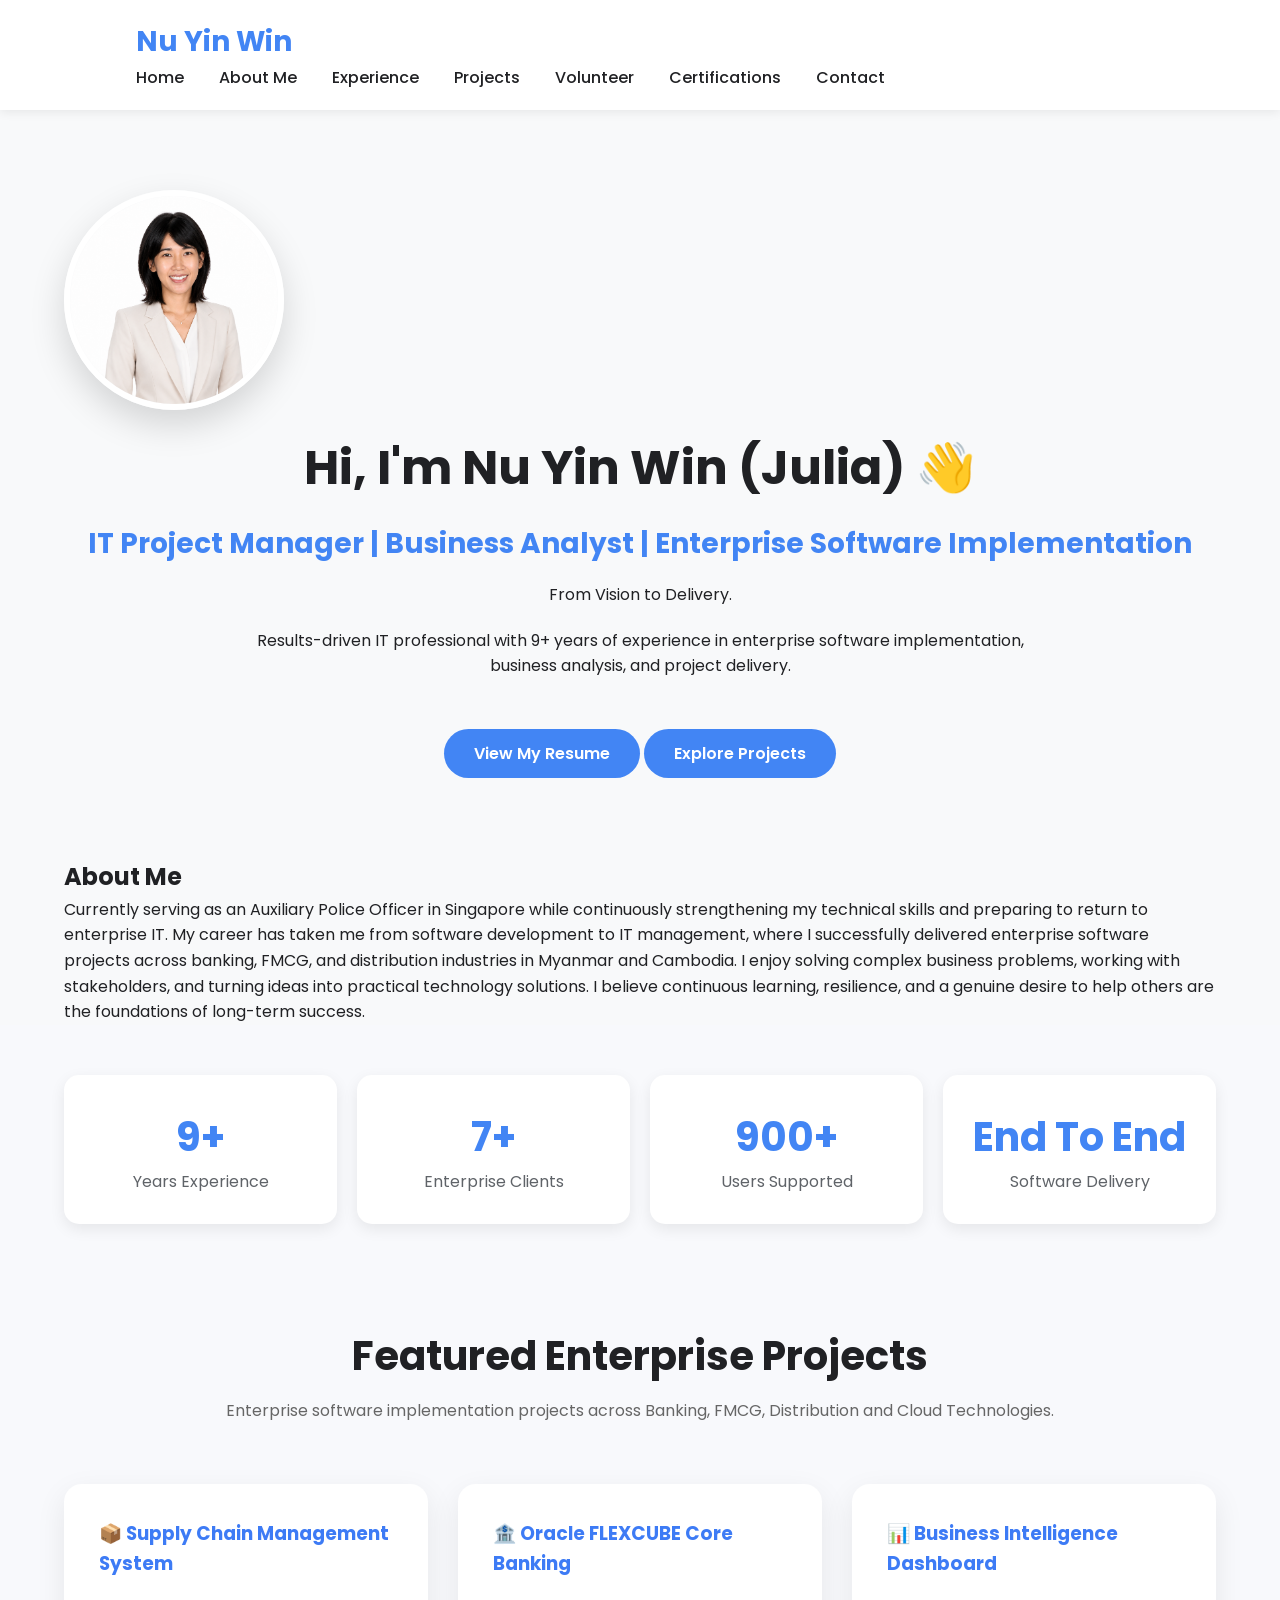
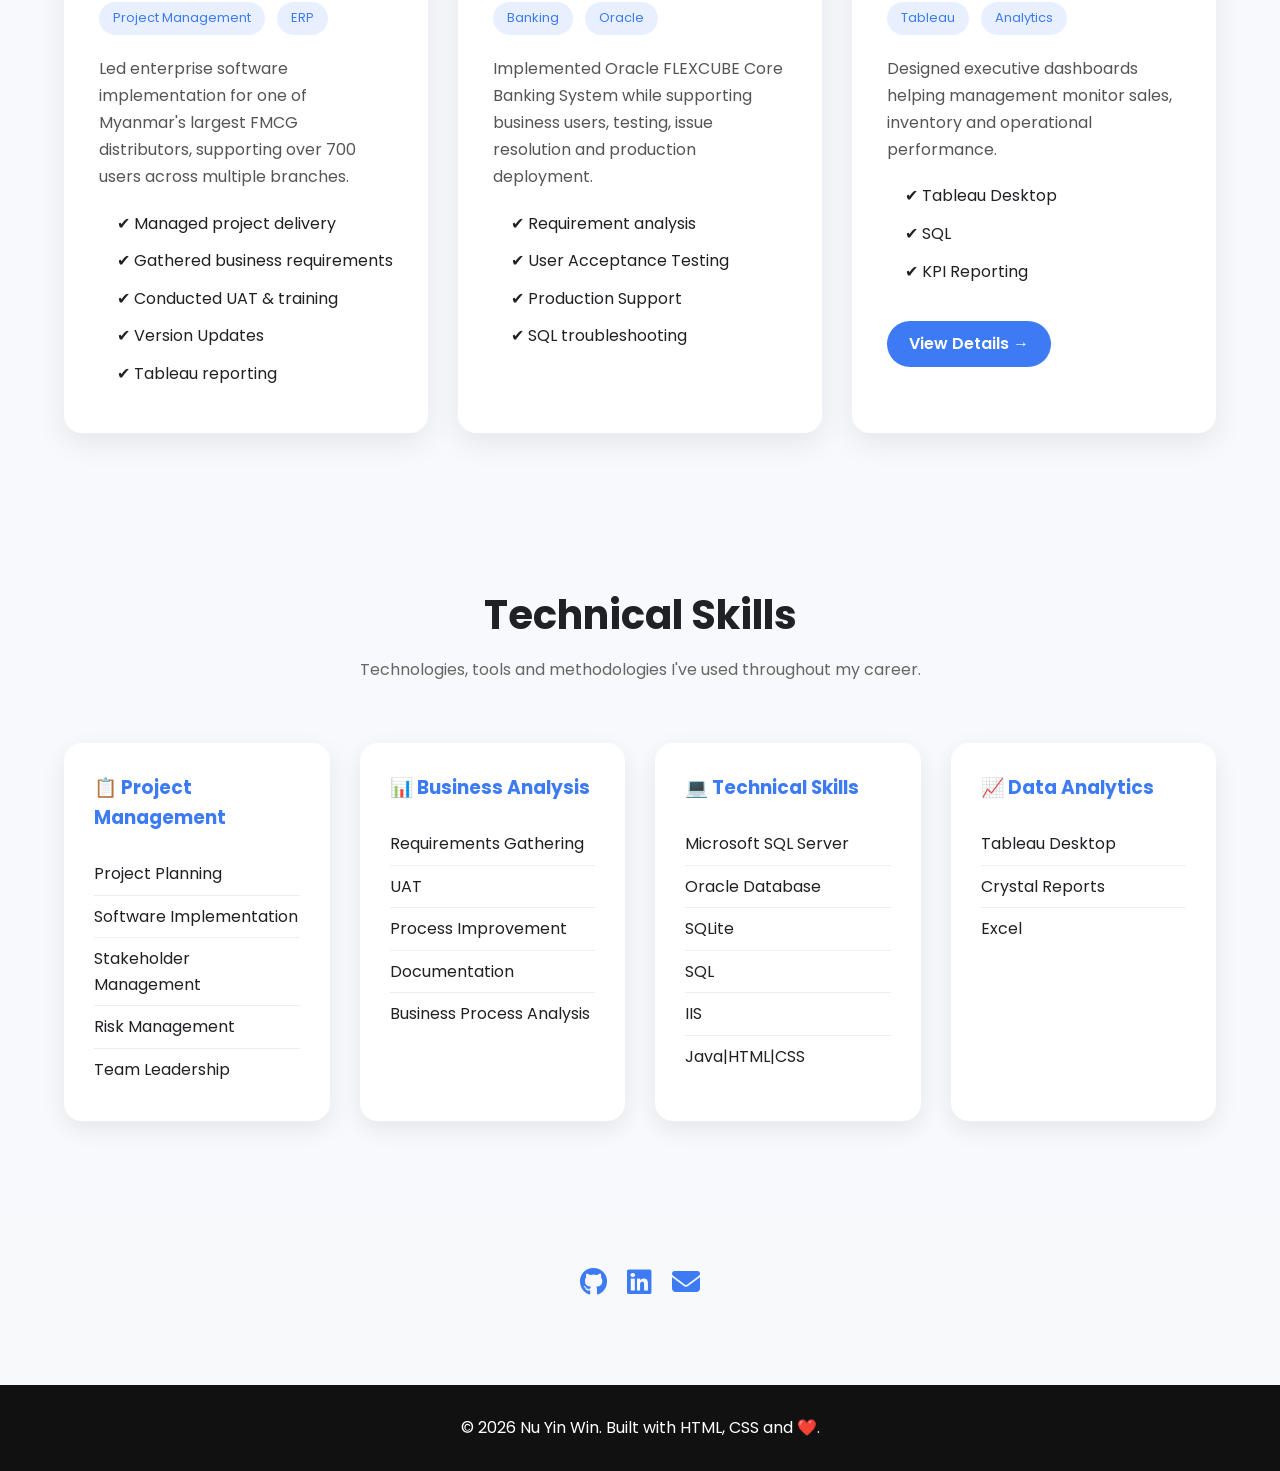
<file: index.html>
<!DOCTYPE html>
<html lang="en">
<script src="script.js"></script>
<head>
    <meta charset="UTF-8">
    <meta name="viewport" content="width=device-width, initial-scale=1.0">
    <title>Nu Yin Win</title>

    <!-- Google Font -->
    <link href="https://fonts.googleapis.com/css2?family=Poppins:wght@300;400;500;600;700&display=swap" rel="stylesheet">

    <!-- Font Awesome -->
    <link rel="stylesheet"
        href="https://cdnjs.cloudflare.com/ajax/libs/font-awesome/6.6.0/css/all.min.css">

    <!-- CSS -->
    <link rel="stylesheet" href="css/style.css">
</head>

<body>
   
    
    <!-- Navigation -->
    <nav>
        <div class="container">
        <div class="logo">
            Nu Yin Win
        </div>
    
        <ul>
    
            <li><a href="index.html">Home</a></li>
    
            <li><a href="about.html">About Me</a></li>
    
            <li><a href="experience.html">Experience</a></li>
    
            <li><a href="projects.html">Projects</a></li>

            <li><a href="volunteer.html">Volunteer</a></li>
    
            <li><a href="certifications.html">Certifications</a></li>
    
            <li><a href="contact.html">Contact</a></li>
    
        </ul>
        </div>
    </nav>

    <!-- Hero -->
    <section id="hero">

    <div class="container">

    <div class="hero-content">
    
           <div class="profile-image">

            <img src="images/profile3.png" alt="Nu Yin Win">
            
            </div>
    
            <h1>Hi, I'm Nu Yin Win (Julia) 👋</h1>
    
            <h2>IT Project Manager | Business Analyst | Enterprise Software Implementation</h2>
    
           <p class="tagline">
            From Vision to Delivery.
            </p>
            
            <p class="description">
            Results-driven IT professional with 9+ years of experience in enterprise software implementation, business analysis, and project delivery. 
            
            </p>
    
            <a class="btn"
               href="documents/nuyinwinResume.pdf"
               target="_blank"
               download>
               View My Resume
            </a>
            
            <a class="btn secondary" href="#projects">
            Explore Projects
            </a>
    
        </div>

    </div>
    
    </section>

    <!-- About -->
    <section id="about">
        <div class="container">

        <h2>About Me</h2>
        
        <p>
        Currently serving as an Auxiliary Police Officer in Singapore while continuously strengthening my technical skills and preparing to return to enterprise IT.
        My career has taken me from software development to IT management, where I successfully delivered enterprise software projects across banking, FMCG, and distribution industries in Myanmar and Cambodia.

        I enjoy solving complex business problems, working with stakeholders, and turning ideas into practical technology solutions. I believe continuous learning, resilience, and a genuine desire to help others are the foundations of long-term success.  
        
        </p>
        
        </div>
    </section>

    <section class="stats">

        <div class="container">
        
            <div class="stat">
                <h2>9+</h2>
                <p>Years Experience</p>
            </div>
        
            <div class="stat">
                <h2>7+</h2>
                <p>Enterprise Clients</p>
            </div>
        
            <div class="stat">
                <h2>900+</h2>
                <p>Users Supported</p>
            </div>
        
            <div class="stat">
                <h2>End To End</h2>
                <p>Software Delivery</p>
            </div>
        
        </div>
        
    </section>
            
    
    <!-- Experience -->
    <section id="experience">
        <div class="container"></div>

    </section>

    <!-- Projects -->
    <section id="projects" class="projects">

    <div class="container">

        <h2 class="section-title">Featured Enterprise Projects</h2>

        <p class="section-subtitle">
            Enterprise software implementation projects across Banking, FMCG, Distribution and Cloud Technologies.
        </p>

        <div class="project-grid">

            <!-- Project 1 -->

            <div class="project-card">

                <h3>📦 Supply Chain Management System</h3>

                <span class="tag">Project Management</span>
                <span class="tag">ERP</span>

                <p>
                    Led enterprise software implementation for one of Myanmar's largest FMCG distributors,
                    supporting over 700 users across multiple branches.
                </p>

                <ul>

                    <li>✔ Managed project delivery</li>

                    <li>✔ Gathered business requirements</li>

                    <li>✔ Conducted UAT & training</li>

                    <li>✔ Version Updates</li>

                    <li>✔ Tableau reporting</li>

                </ul>

            </div>


            <!-- Project 2 -->

            <div class="project-card">

                <h3>🏦 Oracle FLEXCUBE Core Banking</h3>

                <span class="tag">Banking</span>
                <span class="tag">Oracle</span>

                <p>
                    Implemented Oracle FLEXCUBE Core Banking System while supporting business users,
                    testing, issue resolution and production deployment.
                </p>

                <ul>

                    <li>✔ Requirement analysis</li>

                    <li>✔ User Acceptance Testing</li>

                    <li>✔ Production Support</li>

                    <li>✔ SQL troubleshooting</li>

                </ul>

            </div>


            <!-- Project 3 -->

            <div class="project-card">

                <h3>📊 Business Intelligence Dashboard</h3>

                <span class="tag">Tableau</span>
                <span class="tag">Analytics</span>

                <p>
                    Designed executive dashboards helping management monitor sales,
                    inventory and operational performance.
                </p>

                <ul>

                    <li>✔ Tableau Desktop</li>

                    <li>✔ SQL </li>

                    <li>✔ KPI Reporting</li>

                </ul>

                 <a href="#" class="project-btn">
                View Details →
                </a>

            </div>

        </div>

    </div>
   
</section>


    <!-- Skills -->
    <section id="skills" class="skills">

    <div class="container">

        <h2 class="section-title">Technical Skills</h2>

        <p class="section-subtitle">
            Technologies, tools and methodologies I've used throughout my career.
        </p>

        <div class="skills-grid">

                <div class="skill-card">
                    <h3>📋 Project Management</h3>
    
                    <ul>
                        <li>Project Planning</li>
                        <li>Software Implementation</li>
                        <li>Stakeholder Management</li>
                        <li>Risk Management</li>
                        <li>Team Leadership</li>
                    </ul>
                </div>
    
                <div class="skill-card">
                    <h3>📊 Business Analysis</h3>
    
                    <ul>
                        <li>Requirements Gathering</li>
                        <li>UAT</li>
                        <li>Process Improvement</li>
                        <li>Documentation</li>
                        <li>Business Process Analysis</li>
                    </ul>
                </div>
    
                <div class="skill-card">
                    <h3>💻 Technical Skills</h3>
    
                    <ul>
                        <li>Microsoft SQL Server</li>
                        <li>Oracle Database</li>
                        <li>SQLite</li>
                        <li>SQL</li>
                        <li>IIS</li>
                        <li>Java|HTML|CSS</li>
                    </ul>
                </div>
    
                <div class="skill-card">
                    <h3>📈 Data Analytics</h3>
    
                    <ul>
                        <li>Tableau Desktop</li>
                        <li>Crystal Reports</li>
                        <li>Excel</li>
                    </ul>
                </div>
    
            </div>
    
        </div>
    
    </section>

    <!-- Certifications -->
    <section id="certifications">
        <div class="container"></div>
    </section>

    <!-- Contact -->
    <section id="contact">
        <div class="container"></div>
    </section>

    <div class="social-links">

     <a href="https://github.com/Nu-yinwin">
        <i class="fab fa-github"></i>
    </a>

     <a href="https://www.linkedin.com/in/nu-yinwin">
        <i class="fab fa-linkedin"></i>
    </a>

   <a href="mailto:juliawin2022@gmail.com">
        <i class="fas fa-envelope"></i>
    </a>

    </div>
    
    <!-- Footer -->
    <footer>

        <div class="container">
        
        <p>
        © 2026 Nu Yin Win.
        Built with HTML, CSS and ❤️.
        </p>
        
        </div>
        
    </footer>

    <script src="js/main.js"></script>

</body>

</html>
</file>
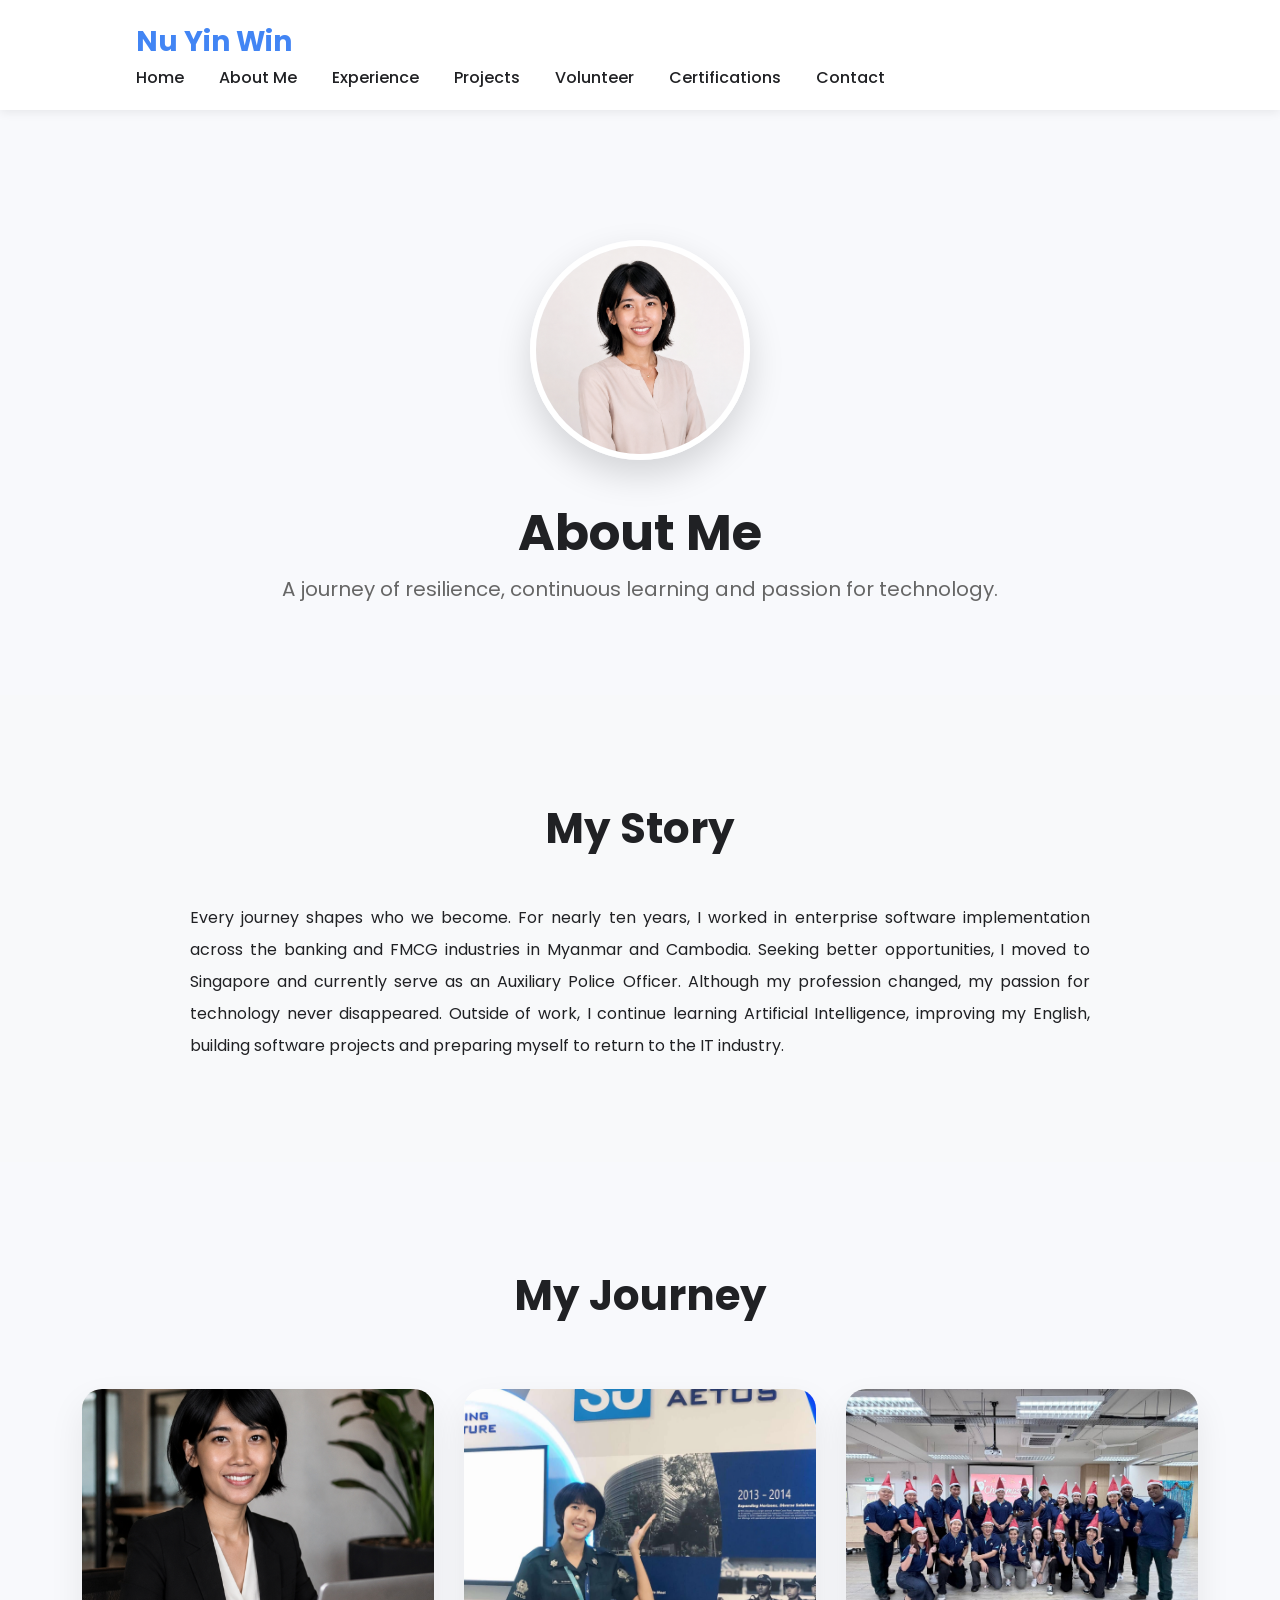
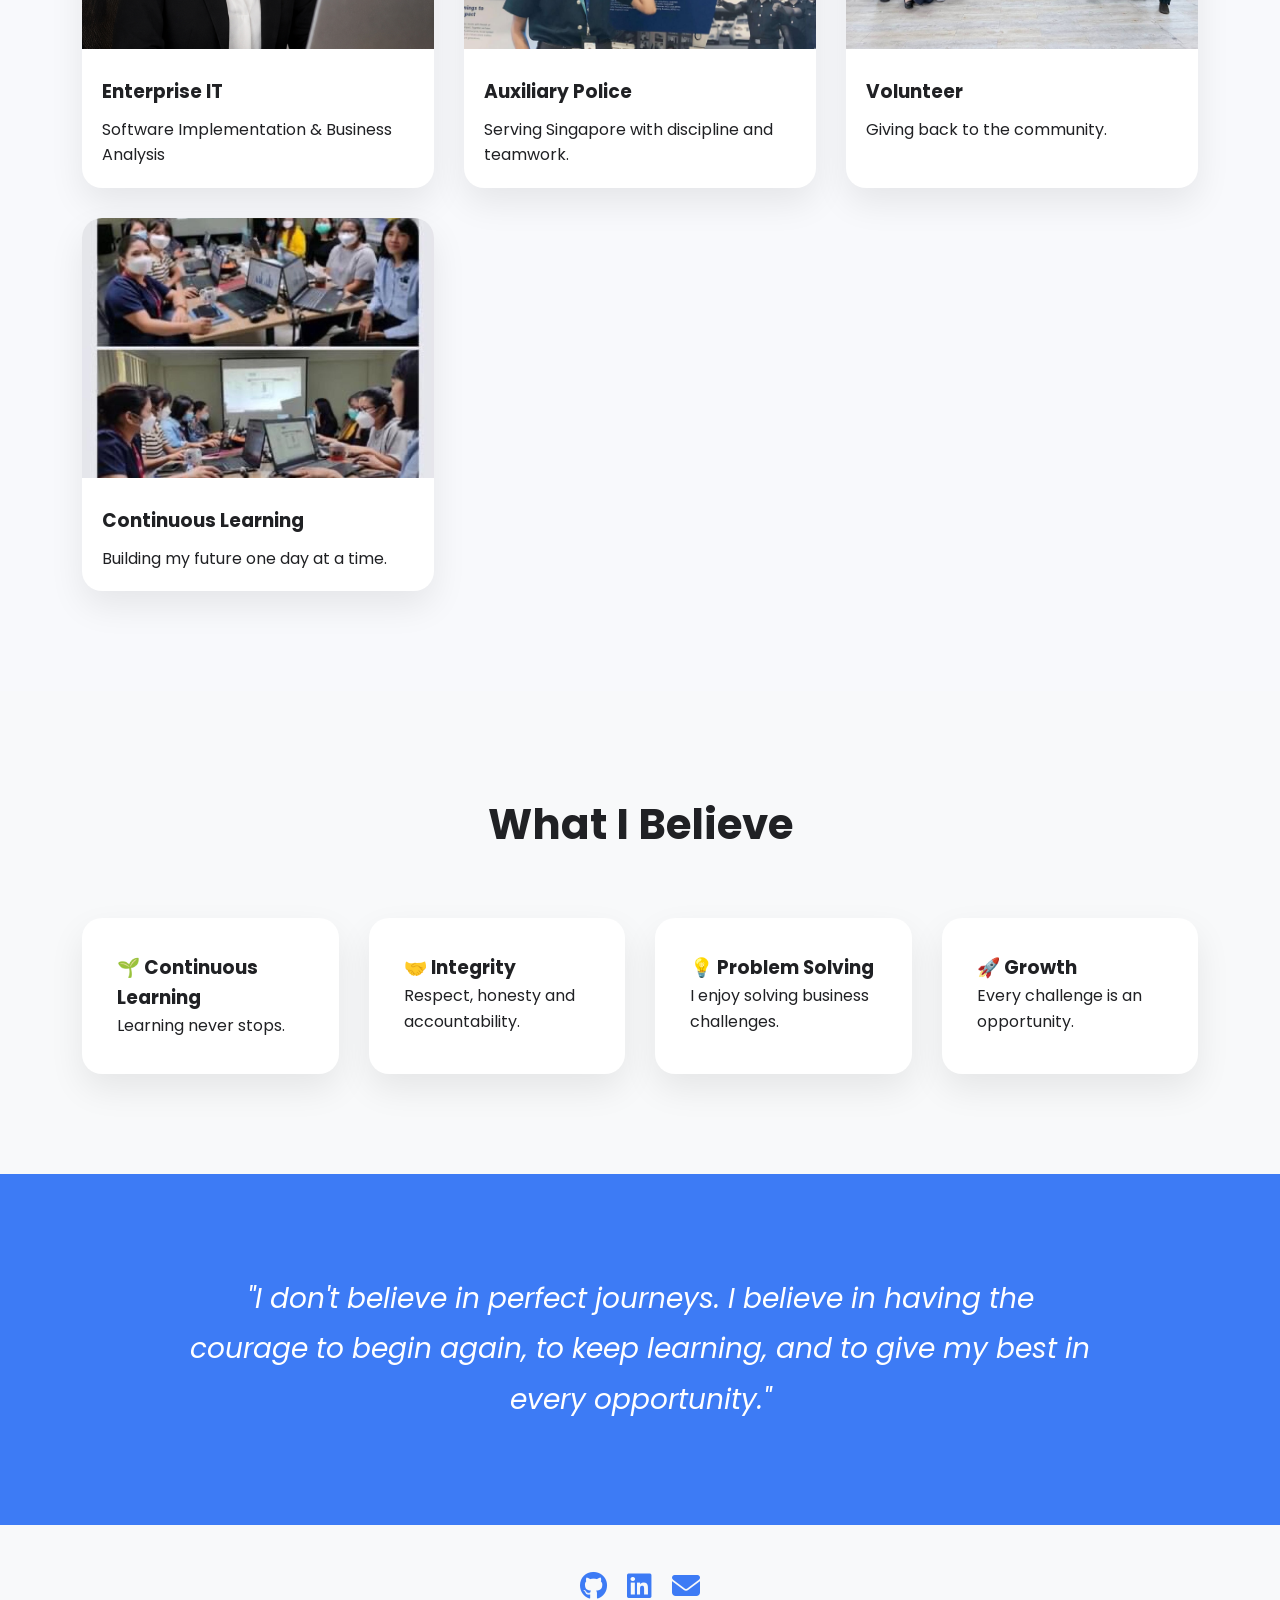
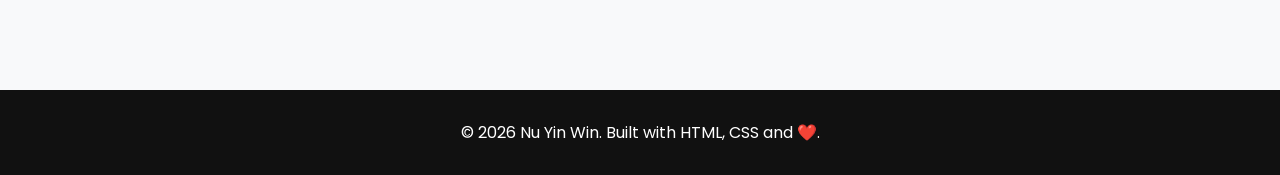
<file: about.html>
<!DOCTYPE html>
<html lang="en">

<head>
    <meta charset="UTF-8">
    <meta name="viewport" content="width=device-width, initial-scale=1.0">
    <title>Nu Yin Win</title>

    <!-- Google Font -->
    <link href="https://fonts.googleapis.com/css2?family=Poppins:wght@300;400;500;600;700&display=swap" rel="stylesheet">

    <!-- Font Awesome -->
    <link rel="stylesheet"
        href="https://cdnjs.cloudflare.com/ajax/libs/font-awesome/6.6.0/css/all.min.css">

    <!-- CSS -->
    <link rel="stylesheet" href="css/style.css">
</head>

<body>
   
    
    <!-- Navigation -->
    <nav>
        <div class="container">
        <div class="logo">
            Nu Yin Win
        </div>
    
        <ul>
    
            <li><a href="index.html">Home</a></li>
    
            <li><a href="about.html">About Me</a></li>
    
            <li><a href="experience.html">Experience</a></li>
    
            <li><a href="projects.html">Projects</a></li>

            <li><a href="volunteer.html">Volunteer</a></li>
    
            <li><a href="certifications.html">Certifications</a></li>
    
            <li><a href="contact.html">Contact</a></li>
    
        </ul>
        </div>
    </nav>

            <main>
        
            <!-- Hero -->
            <section class="about-hero">
        
                <div class="container">
        
                    <img src="images/profile6.png" class="profile-image">
        
                    <h1>About Me</h1>
        
                    <p>
                        A journey of resilience, continuous learning and passion for technology.
                    </p>
        
                </div>
        
            </section>
        
            <!-- Story -->
            <section class="about-story">
        
                <div class="container">
        
                    <h2>My Story</h2>
        
                    <p>
        
                        Every journey shapes who we become.
        
                        For nearly ten years, I worked in enterprise software implementation across the banking and FMCG industries in Myanmar and Cambodia.
        
                        Seeking better opportunities, I moved to Singapore and currently serve as an Auxiliary Police Officer.
        
                        Although my profession changed, my passion for technology never disappeared.
        
                        Outside of work, I continue learning Artificial Intelligence, improving my English, building software projects and preparing myself to return to the IT industry.
        
                    </p>
        
                </div>
        
            </section>
        
            <!-- Gallery -->
        
            <section class="gallery">
        
                <div class="container">
        
                    <h2>My Journey</h2>
        
                    <div class="gallery-grid">
        
                        <div class="gallery-card">
        
                            <img src="images/profile7.png">
        
                            <h3>Enterprise IT</h3>
        
                            <p>Software Implementation & Business Analysis</p>
        
                        </div>
        
                        <div class="gallery-card">
        
                            <img src="images/aetos2.jpg">
        
                            <h3>Auxiliary Police</h3>
        
                            <p>Serving Singapore with discipline and teamwork.</p>
        
                        </div>
        
                        <div class="gallery-card">
        
                            <img src="images/vol1.jpg">
        
                            <h3>Volunteer</h3>
        
                            <p>Giving back to the community.</p>
        
                        </div>
        
                        <div class="gallery-card">
        
                            <img src="images/aji1.jpeg">
        
                            <h3>Continuous Learning</h3>
        
                            <p>Building my future one day at a time.</p>
        
                        </div>
        
                    </div>
        
                </div>
        
            </section>
        
            <!-- Beliefs -->
        
            <section class="belief">
        
                <div class="container">
        
                    <h2>What I Believe</h2>
        
                    <div class="belief-grid">
        
                        <div class="belief-card">
        
                            <h3>🌱 Continuous Learning</h3>
        
                            <p>Learning never stops.</p>
        
                        </div>
        
                        <div class="belief-card">
        
                            <h3>🤝 Integrity</h3>
        
                            <p>Respect, honesty and accountability.</p>
        
                        </div>
        
                        <div class="belief-card">
        
                            <h3>💡 Problem Solving</h3>
        
                            <p>I enjoy solving business challenges.</p>
        
                        </div>
        
                        <div class="belief-card">
        
                            <h3>🚀 Growth</h3>
        
                            <p>Every challenge is an opportunity.</p>
        
                        </div>
        
                    </div>
        
                </div>
        
            </section>
        
            <!-- Quote -->
        
            <section class="quote-section">
        
                <div class="container">
        
                    <blockquote>
        
                        "I don't believe in perfect journeys. I believe in having the courage to begin again, to keep learning, and to give my best in every opportunity."
        
                    </blockquote>
        
                </div>
        
            </section>
        
        </main>

    





  
    <div class="social-links">

     <a href="https://github.com/Nu-yinwin">
        <i class="fab fa-github"></i>
    </a>

     <a href="https://www.linkedin.com/in/nu-yinwin">
        <i class="fab fa-linkedin"></i>
    </a>

   <a href="mailto:juliawin2022@gmail.com">
        <i class="fas fa-envelope"></i>
    </a>

    </div>
    
    <!-- Footer -->
    <footer>

        <div class="container">
        
        <p>
        © 2026 Nu Yin Win.
        Built with HTML, CSS and ❤️.
        </p>
        
        </div>
        
    </footer>

    <script src="js/main.js"></script>

</body>

</html>
</file>
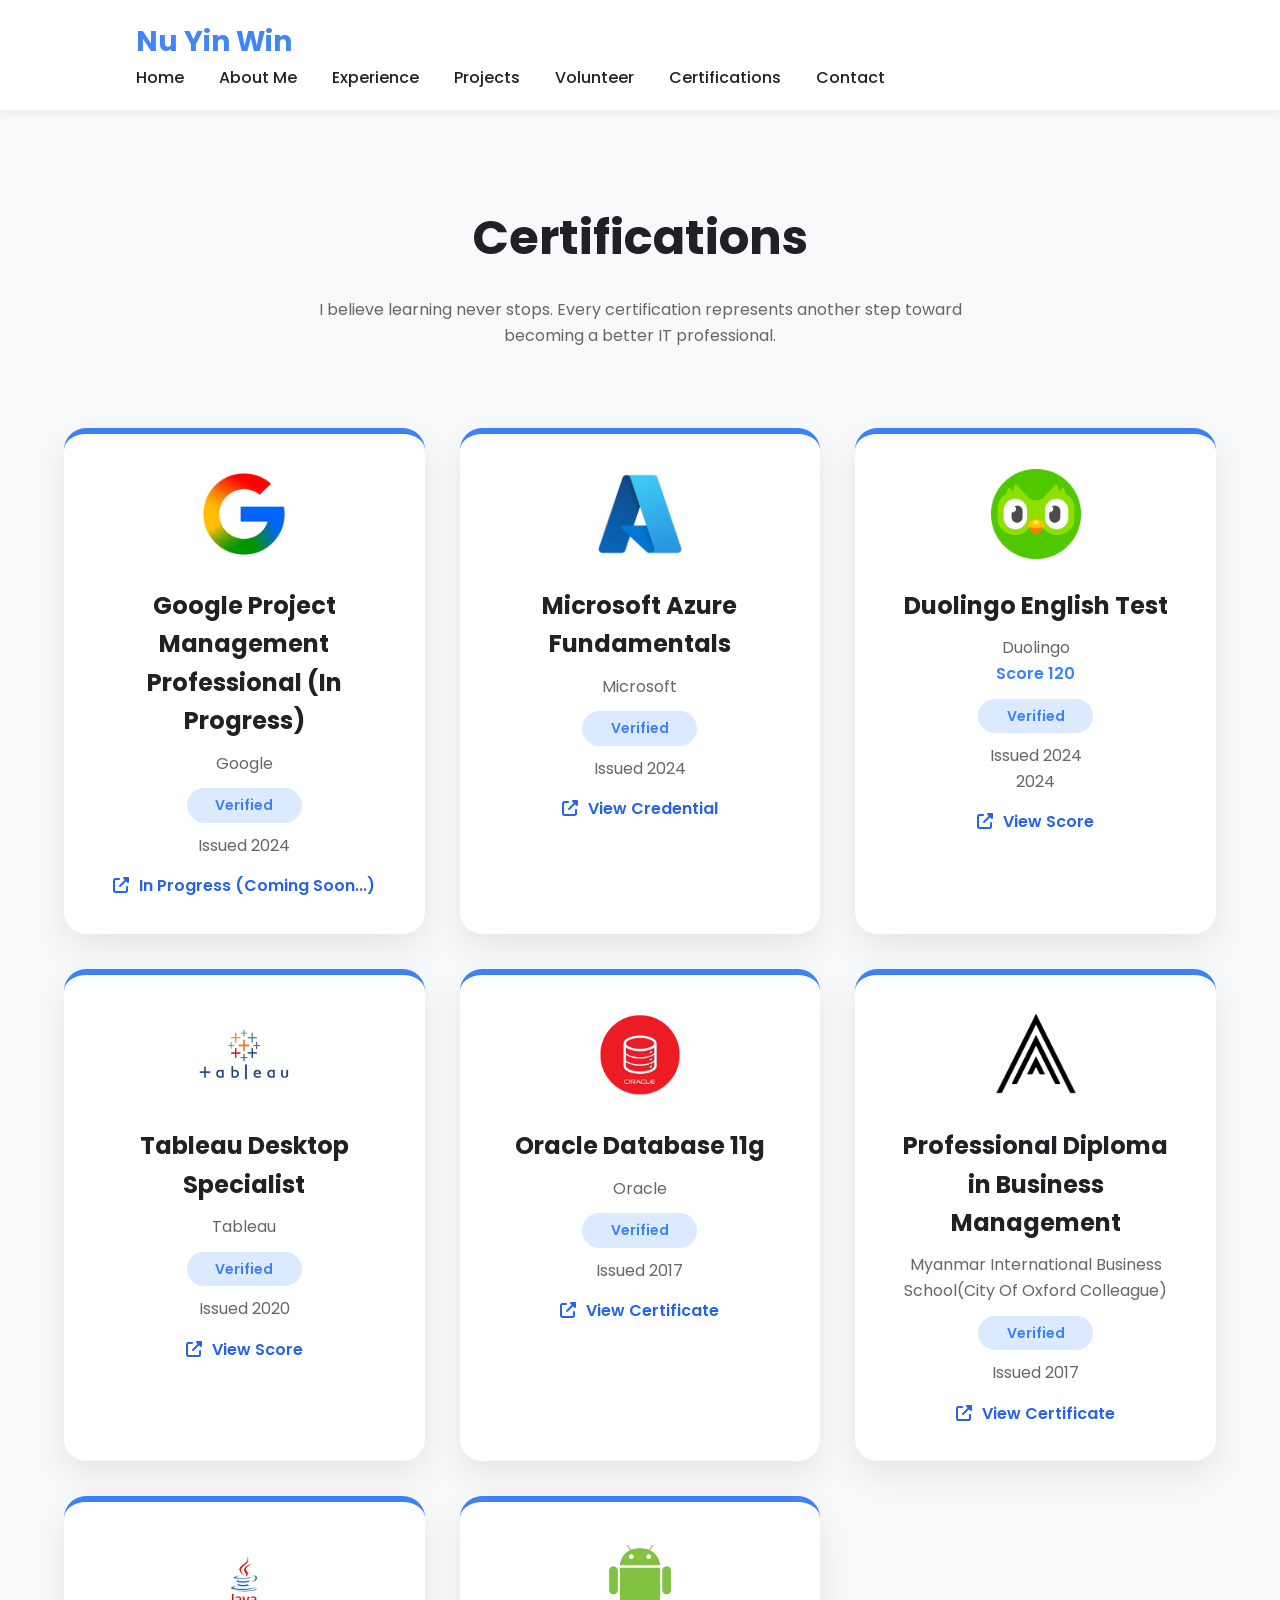
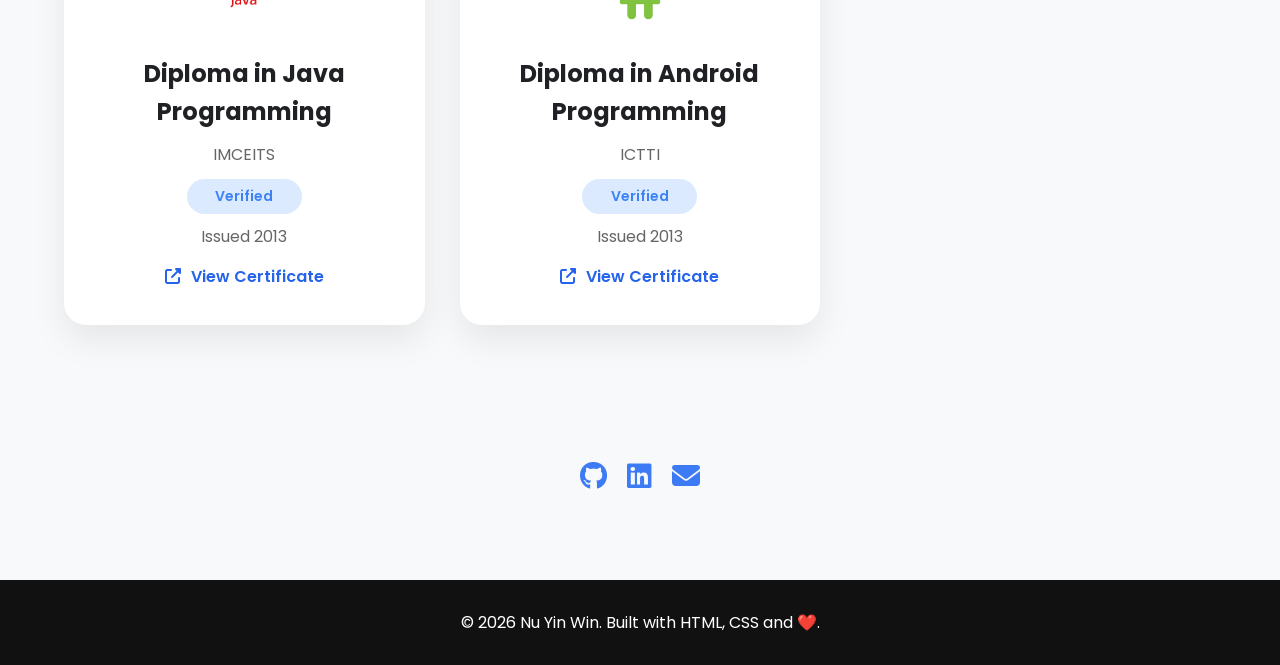
<file: certifications.html>
<!DOCTYPE html>
<html lang="en">

<head>
    <meta charset="UTF-8">
    <meta name="viewport" content="width=device-width, initial-scale=1.0">
    <title>Nu Yin Win</title>

    <!-- Google Font -->
    <link href="https://fonts.googleapis.com/css2?family=Poppins:wght@300;400;500;600;700&display=swap" rel="stylesheet">

    <!-- Font Awesome -->
    <link rel="stylesheet"
        href="https://cdnjs.cloudflare.com/ajax/libs/font-awesome/6.6.0/css/all.min.css">

    <!-- CSS -->
    <link rel="stylesheet" href="css/style.css">
</head>

<body>

        
    <!-- Navigation -->
    <nav>
        <div class="container">
        <div class="logo">
            Nu Yin Win
        </div>
    
        <ul>
    
            <li><a href="index.html">Home</a></li>
    
            <li><a href="about.html">About Me</a></li>
    
            <li><a href="experience.html">Experience</a></li>
    
            <li><a href="projects.html">Projects</a></li>

            <li><a href="volunteer.html">Volunteer</a></li>
    
            <li><a href="certifications.html">Certifications</a></li>
    
            <li><a href="contact.html">Contact</a></li>
    
        </ul>
        </div>
    </nav>

   <section class="certifications">

    <div class="container">

        <div class="section-header">
            <h1>Certifications</h1>

            <p>
                I believe learning never stops. Every certification represents
                another step toward becoming a better IT professional.
            </p>
        </div>

        <div class="cert-grid">



               <!-- Google -->
            <div class="cert-card">

                <img src="images/google.jpeg" alt="Google">

                <h3>Google Project Management Professional (In Progress)</h3>

                <p class="issuer">Google</p>

                <span class="badge">
                Verified
                </span>
                
                <p>Issued 2024</p>

                <a href="https://your-certificate-link.com" target="_blank" class="credential-link">
                    <i class="fa-solid fa-up-right-from-square"></i> In Progress (Coming Soon...)
                </a>

            </div>


            
            <!-- Azure -->
            <div class="cert-card">

                <img src="images/azure.jpg" alt="Azure">

                <h3>Microsoft Azure Fundamentals</h3>

               <p class="issuer">Microsoft</p>

                <span class="badge">
                Verified
                </span>
                
                <p>Issued 2024</p>

                <a href="https://your-certificate-link.com" target="_blank" class="credential-link">
                    <i class="fa-solid fa-up-right-from-square"></i> View Credential
                </a>

            </div>

             <!-- Duolingo -->

            <div class="cert-card">

                <img src="images/duolingo.png">

                <h3>Duolingo English Test</h3>

                
                <p class="issuer">Duolingo</p>
                <span>Score 120</span>
                <span class="badge">
                Verified
                </span>
                
                <p>Issued 2024</p>

                <p>2024</p>

                <a href="https://your-certificate-link.com" target="_blank" class="credential-link">
                    <i class="fa-solid fa-up-right-from-square"></i> View Score
                </a>

            </div>

            <!-- Tableau -->
            <div class="cert-card">

                <img src="images/tableau.png" alt="Tableau">

                <h3>Tableau Desktop Specialist</h3>

                
                <p class="issuer">Tableau</p>
                <span class="badge">
                Verified
                </span>
                
                <p>Issued 2020</p>
                <a href="https://your-certificate-link.com" target="_blank" class="credential-link">
                    <i class="fa-solid fa-up-right-from-square"></i> View Score
                </a>

            </div>

         

            <!-- Oracle -->

            <div class="cert-card">

                <img src="images/Oracle.png">

                <h3>Oracle Database 11g</h3>

                 <p class="issuer">Oracle</p>
                <span class="badge">
                Verified
                </span>
                
                <p>Issued 2017</p>

                <a href="https://your-certificate-link.com" target="_blank" class="credential-link">
                    <i class="fa-solid fa-up-right-from-square"></i> View Certificate
                </a>

            </div>

              <!-- Business -->

            <div class="cert-card">

                <img src="images/city.jpeg">

                <h3>Professional Diploma in Business Management</h3>

                 <p class="issuer">Myanmar International Business School(City Of Oxford Colleague)</p>
                <span class="badge">
                Verified
                </span>
                
                <p>Issued 2017</p>

               <a href="https://your-certificate-link.com" target="_blank" class="credential-link">
                    <i class="fa-solid fa-up-right-from-square"></i> View Certificate
                </a>

            </div>

            <!-- Java -->

            <div class="cert-card">

                <img src="images/java.png">

                <h3>Diploma in Java Programming</h3>

                  <p class="issuer">IMCEITS</p>
                <span class="badge">
                Verified
                </span>
                
                <p>Issued 2013</p>

                <a href="https://your-certificate-link.com" target="_blank" class="credential-link">
                    <i class="fa-solid fa-up-right-from-square"></i> View Certificate
                </a>

            </div>

            <!-- Android -->

            <div class="cert-card">

                <img src="images/Android.jpg">

                <h3>Diploma in Android Programming</h3>

                 <p class="issuer">ICTTI</p>
                <span class="badge">
                Verified
                </span>
                
                <p>Issued 2013</p>

                <a href="https://your-certificate-link.com" target="_blank" class="credential-link">
                    <i class="fa-solid fa-up-right-from-square"></i> View Certificate
                </a>

            </div>

          

           

        </div>

    </div>

</section>


</section>

    <div class="social-links">

     <a href="https://github.com/Nu-yinwin">
        <i class="fab fa-github"></i>
    </a>

     <a href="https://www.linkedin.com/in/nu-yinwin">
        <i class="fab fa-linkedin"></i>
    </a>

   <a href="mailto:juliawin2022@gmail.com">
        <i class="fas fa-envelope"></i>
    </a>

    </div>
    
    <!-- Footer -->
    <footer>

        <div class="container">
        
        <p>
        © 2026 Nu Yin Win.
        Built with HTML, CSS and ❤️.
        </p>
        
        </div>
        
    </footer>

    <script src="js/main.js"></script>

</body>

</html>
</file>
<file: css/style.css>
/* Google Font */

*{
    margin:0;
    padding:0;
    box-sizing:border-box;
}

body{
    font-family:'Poppins',sans-serif;
    background:#F8F9FA;
    color:#202124;
    line-height:1.6;
}

a{
    text-decoration:none;
}

ul{
    list-style:none;
}

img{
    max-width:100%;
}

nav{

    display:flex;

    justify-content:space-between;

    align-items:center;

    padding:20px 80px;

    background:white;

    box-shadow:0 2px 10px rgba(0,0,0,.08);

    position:sticky;

    top:0;

    z-index:1000;

}

.logo{

    font-size:28px;

    font-weight:700;

    color:#4285F4;

}

nav ul{

    display:flex;

    gap:35px;

}

nav ul li a{

    color:#202124;

    font-weight:500;

    transition:.3s;

}

.container{
    width:90%;
    max-width:1200px;
    margin:0 auto;
}

nav ul li a:hover{
    color:#4285F4;
}

.hero{
    min-height:90vh;
    display:flex;
    align-items:center;
    justify-content:center;
    text-align:center;
    padding: 100px 0 60px;
}

.hero h1{
    font-size:52px;
    font-weight:700;
    margin-bottom:20px;
}

.hero h1 span{
    color:#4285F4;
}

.hero p{
    font-size:20px;
    max-width:700px;
    margin:auto;
    color:#5f6368;
}



.btn{
    display:inline-block;
    margin-top:30px;
    padding:12px 30px;
    background:#4285F4;
    color:white;
    border-radius:30px;
    font-weight:600;
    transition:.3s;
}

.btn:hover{
    background:#3367D6;
    transform:translateY(-3px);
}

@media(max-width:768px){

    nav{
        padding:20px;
    }

    nav ul{
        gap:15px;
    }

    .hero h1{
        font-size:36px;
    }

}

.stats {
    padding: 50px 0;
    background: #f8f9fc;
}

.stats .container{
    display:flex;
    justify-content:space-between;
    gap:20px;
}

.stat{
    background:white;
    padding:30px;
    text-align:center;
    flex:1;
    border-radius:15px;
    box-shadow:0 5px 15px rgba(0,0,0,0.08);
}

.stat h2{
    font-size:40px;
    color:#4285F4;
}

.stat p{
    color:#5f6368;
}

#hero{
    padding:80px 0;
}

.hero-content{
    text-align:center;
}

.hero-content h1{
    font-size:48px;
    margin-top:20px;
}

.hero-content h2{
    font-size:28px;
    color:#4285F4;
    margin:15px 0;
}

.description{
    max-width:800px;
    margin:20px auto;
}

/* ===========================
   PROJECTS
=========================== */

.projects{

    background:#f8f9fc;

    padding:50px 0;

}

.section-title{

    text-align:center;

    font-size:40px;

    margin-bottom:10px;

}

.section-subtitle{

    text-align:center;

    color:#666;

    margin-bottom:60px;

}

.project-grid{

    display:grid;

    grid-template-columns:repeat(auto-fit,minmax(320px,1fr));

    gap:30px;

}

.project-card{

    background:white;

    padding:35px;

    border-radius:18px;

    box-shadow:0 10px 30px rgba(0,0,0,.08);

    transition:.35s;

}

.project-card:hover{

    transform:translateY(-10px);

    box-shadow:0 18px 40px rgba(0,0,0,.15);

}

.project-card h3{

    color:#3d7bf5;

    margin-bottom:18px;

}

.project-card p{

    color:#555;

    line-height:1.7;

    margin:20px 0;

}

.project-card ul{

    padding-left:18px;

}

.project-card li{

    margin-bottom:12px;

}

.tag{

    display:inline-block;

    background:#e8f0ff;

    color:#3d7bf5;

    padding:6px 14px;

    border-radius:50px;

    font-size:13px;

    margin-right:8px;

    margin-top:5px;

}

/* ===========================
   SKILLS
=========================== */

.skills{
    padding:70px 0;
    background:white;
}

.skills-grid{
    display:grid;
    grid-template-columns:repeat(auto-fit,minmax(260px,1fr));
    gap:30px;
    margin-top:50px;
}

.skill-card{
    background:#fff;
    padding:30px;
    border-radius:18px;
    box-shadow:0 8px 25px rgba(0,0,0,0.08);
    transition:.3s;
}

.skill-card:hover{
    transform:translateY(-8px);
    box-shadow:0 15px 35px rgba(0,0,0,.15);
}

.skill-card h3{
    color:#3d7bf5;
    margin-bottom:20px;
}

.skill-card ul{
    list-style:none;
    padding:0;
}

.skill-card li{
    padding:8px 0;
    border-bottom:1px solid #eee;
}

.skill-card li:last-child{
    border-bottom:none;
}

footer{

background:#111;

color:white;

text-align:center;

padding:30px;

margin-top:80px;

}
html{

scroll-behavior:smooth;

}

@media(max-width:768px){

.hero{

flex-direction:column;

text-align:center;

}

.hero img{

margin-top:40px;

width:250px;

}

.project-grid,
.skills-grid{

grid-template-columns:1fr;

}

.stats-grid{

grid-template-columns:repeat(2,1fr);

}

}
.skills{
    padding:50px 0;
    background:#f8f9fc;
}

.project-btn{

    display:inline-block;

    margin-top:20px;

    color:#3d7bf5;

    font-weight:600;

    text-decoration:none;

    transition:.3s;

}

.project-btn:hover{

    transform:translateX(6px);

}

.projects{

    padding:50px 0;

}

.skills{

    padding:100px 0;

}

.project-btn{

    display:inline-block;

    margin-top:25px;

    padding:10px 22px;

    background:#3d7bf5;

    color:white;

    border-radius:30px;

    text-decoration:none;

    font-weight:600;

    transition:.3s;

}

.project-btn:hover{

    background:#2f67d8;

    transform:translateY(-2px);

}

.about p{

    max-width:850px;

    line-height:1.8;

}

.social-links{
    display: flex;
    justify-content: center;
    align-items: center;
    gap: 20px;
    margin-top: 40px;
}

.social-links a{
    font-size: 28px;
    color: #3d7bf5;
    transition: 0.3s;
}

.social-links a:hover{
    color: #1d4ed8;
    transform: translateY(-3px);
}




/* ABOUT ME CSS FILE */

/* ================= ABOUT PAGE ================= */

.about-hero{

    padding:130px 20px 90px;
    background:#f8f9fc;
    text-align:center;

}

.profile-image{

    width:180px;
    height:180px;
    border-radius:50%;
    object-fit:cover;
    border:6px solid white;
    box-shadow:0 15px 35px rgba(0,0,0,.15);

}

.about-hero h1{

    font-size:50px;
    margin-top:25px;

}

.about-hero p{

    color:#666;
    font-size:20px;

}

.about-story{

    padding:100px 20px;

}

.about-story h2{

    text-align:center;
    margin-bottom:40px;
    font-size:42px;

}

.about-story p{

    max-width:900px;
    margin:auto;
    line-height:2;
    text-align:justify;

}

/* Gallery */

.gallery{

    background:#f8f9fc;
    padding:100px 20px;

}

.gallery h2{

    text-align:center;
    margin-bottom:60px;
    font-size:42px;

}

.gallery-grid{

    display:grid;
    grid-template-columns:repeat(auto-fit,minmax(260px,1fr));
    gap:30px;

}

.gallery-card{

    background:white;
    border-radius:20px;
    overflow:hidden;
    box-shadow:0 15px 35px rgba(0,0,0,.08);
    transition:.3s;

}

.gallery-card:hover{

    transform:translateY(-10px);

}

.gallery-card img{

    width:100%;
    height:260px;
    object-fit:cover;

}

.gallery-card h3{

    padding:20px 20px 10px;

}

.gallery-card p{

    padding:0 20px 20px;

}

/* Belief */

.belief{

    padding:100px 20px;

}

.belief h2{

    text-align:center;
    margin-bottom:60px;
    font-size:42px;

}

.belief-grid{

    display:grid;
    grid-template-columns:repeat(auto-fit,minmax(250px,1fr));
    gap:30px;

}

.belief-card{

    background:white;
    border-radius:20px;
    padding:35px;
    box-shadow:0 15px 35px rgba(0,0,0,.08);
    transition:.3s;

}

.belief-card:hover{

    transform:translateY(-10px);

}

/* Quote */

.quote-section{

    background:#3d7bf5;
    color:white;
    padding:100px 20px;
    text-align:center;

}

.quote-section blockquote{

    max-width:900px;
    margin:auto;
    font-size:28px;
    line-height:1.8;
    font-style:italic;

}

/* =======================
   Vertical Timeline For Experience.html
======================= */

.career{

    padding:100px 20px;

}

.section-header{

    text-align:center;
    margin-bottom:80px;

}

.section-header h1{

    font-size:48px;
    margin-bottom:20px;

}

.section-header p{

    color:#666;
    max-width:700px;
    margin:auto;

}

.timeline{

    position:relative;
    max-width:1100px;
    margin:auto;

}

.timeline::before{

    content:"";
    position:absolute;

    left:50%;
    top:0;
    width:4px;
    height:100%;

    background:#3d7bf5;

    transform:translateX(-50%);

}

.timeline-item{

    width:50%;
    padding:20px 40px;
    position:relative;

}

.timeline-item.left{

    left:0;

}

.timeline-item.right{

    left:50%;

}

.timeline-item::before{

    content:"";
    position:absolute;

    top:45px;
    width:22px;
    height:22px;

    border-radius:50%;

    background:#3d7bf5;

    border:5px solid white;

    box-shadow:0 0 10px rgba(0,0,0,.15);

}

.timeline-item.left::before{

    right:-13px;

}

.timeline-item.right::before{

    left:-13px;

}

.timeline-content{

    
    
    background:white;

    border-radius:18px;

    overflow:hidden;

    box-shadow:0 15px 35px rgba(0,0,0,.08);

    transition:.35s;

}

.timeline-content:hover{

    transform:translateY(-8px);

}

.timeline-content{

    background:rgba(255,255,255,.85);

    backdrop-filter:blur(15px);

    border:1px solid rgba(255,255,255,.4);

    border-radius:20px;

    box-shadow:0 20px 40px rgba(0,0,0,.08);

}

.timeline-content img{

    object-fit:cover;
    display:block;

}

.timeline-content:hover img{

    transform:scale(1.08);

}

.timeline-content .text{

    padding:25px;

}

.date{

    color:#3d7bf5;

    font-weight:600;

}

.timeline-content h2{

    margin:10px 0;

}

.timeline-content h4{

    color:#666;

    margin-bottom:20px;

}

.timeline-content p{

    line-height:1.8;

}

/* ============================
   SCROLL ANIMATION
============================ */

.hidden{

    opacity:0;
    filter:blur(5px);
    transform:translateY(60px);
    transition:all 0.8s ease;

}

.show{

    opacity:1;
    filter:blur(0);
    transform:translateY(0);

}

/* Left */

.timeline-item.left{

    transform:translateX(-80px);

}

.timeline-item.left.show{

    transform:translateX(0);

}

/* Right */

.timeline-item.right{

    transform:translateX(80px);

}

.timeline-item.right.show{

    transform:translateX(0);

}

/* ===========================
   SLIDESHOW
=========================== */

.slideshow{

    position:relative;

    overflow:hidden;

}

.slides{

    display:none;

}

.slides img{

    width:100%;

    height:280px;

    object-fit:cover;

}

.prev,
.next{

    cursor:pointer;

    position:absolute;

    top:50%;

    transform:translateY(-50%);

    color:white;

    font-size:28px;

    font-weight:bold;

    padding:12px;

    background:rgba(0,0,0,.35);

    transition:.3s;

    user-select:none;

}

.prev{

    left:0;

}

.next{

    right:0;

}

.prev:hover,
.next:hover{

    background:rgba(0,0,0,.65);

}

.dots{

    position:absolute;

    bottom:15px;

    width:100%;

    text-align:center;

}

.dot{

    height:12px;

    width:12px;

    margin:0 4px;

    display:inline-block;

    border-radius:50%;

    background:#ddd;

    cursor:pointer;

}

.active-dot{

    background:white;

}

.fade{

    animation:fade .8s;

}

@keyframes fade{

    from{

        opacity:.3;

    }

    to{

        opacity:1;

    }

}

.profile-image{
    width:220px;
    height:220px;
    border-radius:50%;
    overflow:hidden;
    box-shadow:0 15px 35px rgba(0,0,0,.15);
}

.profile-image img{
    width:100%;
    height:100%;
    object-fit:cover;
    object-position:center top;
    display:block;
}



.certifications{

    padding:90px 0;

}

.cert-grid{

    display:grid;

    grid-template-columns:repeat(auto-fit,minmax(300px,1fr));

    gap:35px;

    margin-top:60px;

}

.cert-card{
    background:#fff;
    border-radius:22px;
    padding:35px;
    text-align:center;

    box-shadow:0 15px 35px rgba(0,0,0,.08);

    border-top:6px solid #3b82f6;

    transition:.35s;
}

.cert-card:hover{

    transform:translateY(-12px);

    box-shadow:0 25px 45px rgba(0,0,0,.15);
}

.cert-card img{

    width:90px;

    height:90px;

    object-fit:contain;

    margin-bottom:20px;
}

.cert-card h3{

    font-size:24px;

    margin-bottom:10px;

}

.cert-card span{

    color:#3b82f6;

    font-weight:600;

    display:block;

    margin-bottom:10px;

}

.cert-card p{

    color:#666;

}

.badge{

     display: inline-block;
    background: #dbeafe;
    color: #2563eb;
    padding: 6px 18px;
    border-radius: 30px;
    font-size: 14px;
    font-weight: 600;
    width: 115px;
    margin: 12px auto;
}

.credential-link{
    display:inline-block;
    margin-top:15px;
    color:#2563eb;
    text-decoration:none;
    font-weight:600;
    transition:0.3s;
}

.credential-link:hover{
    color:#1d4ed8;
    text-decoration:underline;
}

.credential-link i{
    margin-right:6px;
}
</file>
